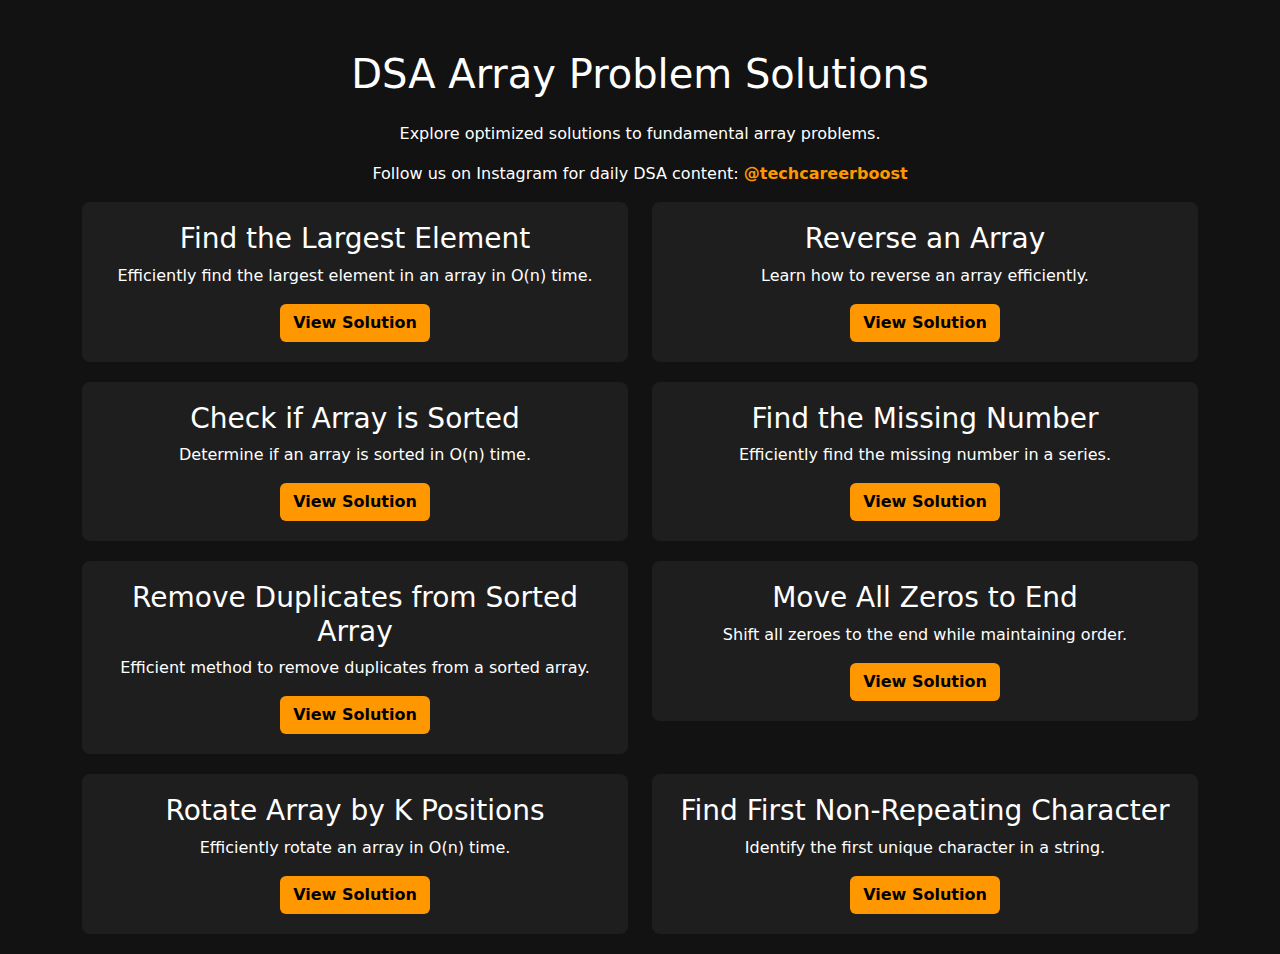
<file: index.html>
<!DOCTYPE html>
<html lang="en">
<head>
    <meta charset="UTF-8">
    <meta name="viewport" content="width=device-width, initial-scale=1.0">
    <title>DSA Array Solutions</title>
    <link href="https://cdn.jsdelivr.net/npm/bootstrap@5.3.0/dist/css/bootstrap.min.css" rel="stylesheet">
    <style>
        body { background-color: #121212; color: white; text-align: center; }
        .container { margin-top: 50px; }
        .solution-card { background-color: #1e1e1e; padding: 20px; border-radius: 8px; margin-bottom: 20px; }
        .btn-custom { background-color: #ff9800; color: black; font-weight: bold; }
        .btn-custom:hover { background-color: #e68900; }
        .insta-link { color: #ff9800; font-weight: bold; text-decoration: none; }
    </style>
</head>
<body>
    <div class="container">
        <h1 class="mb-4">DSA Array Problem Solutions</h1>
        <p>Explore optimized solutions to fundamental array problems.</p>
        <p>Follow us on Instagram for daily DSA content: 
            <a href="https://www.instagram.com/techcareerboost/" class="insta-link" target="_blank">@techcareerboost</a>
        </p>
        
        <div class="row">
            <div class="col-md-6">
                <div class="solution-card">
                    <h3>Find the Largest Element</h3>
                    <p>Efficiently find the largest element in an array in O(n) time.</p>
                    <a href="problems/largest-element.html" class="btn btn-custom">View Solution</a>
                </div>
            </div>
            <div class="col-md-6">
                <div class="solution-card">
                    <h3>Reverse an Array</h3>
                    <p>Learn how to reverse an array efficiently.</p>
                    <a href="problems/reverse-array.html" class="btn btn-custom">View Solution</a>
                </div>
            </div>
            <div class="col-md-6">
                <div class="solution-card">
                    <h3>Check if Array is Sorted</h3>
                    <p>Determine if an array is sorted in O(n) time.</p>
                    <a href="problems/check-sorted.html" class="btn btn-custom">View Solution</a>
                </div>
            </div>
            <div class="col-md-6">
                <div class="solution-card">
                    <h3>Find the Missing Number</h3>
                    <p>Efficiently find the missing number in a series.</p>
                    <a href="problems/missing-number.html" class="btn btn-custom">View Solution</a>
                </div>
            </div>
            <div class="col-md-6">
                <div class="solution-card">
                    <h3>Remove Duplicates from Sorted Array</h3>
                    <p>Efficient method to remove duplicates from a sorted array.</p>
                    <a href="problems/remove-duplicates.html" class="btn btn-custom">View Solution</a>
                </div>
            </div>
            <div class="col-md-6">
                <div class="solution-card">
                    <h3>Move All Zeros to End</h3>
                    <p>Shift all zeroes to the end while maintaining order.</p>
                    <a href="problems/move-zeros.html" class="btn btn-custom">View Solution</a>
                </div>
            </div>
            <div class="col-md-6">
                <div class="solution-card">
                    <h3>Rotate Array by K Positions</h3>
                    <p>Efficiently rotate an array in O(n) time.</p>
                    <a href="problems/rotate-array.html" class="btn btn-custom">View Solution</a>
                </div>
            </div>
            <div class="col-md-6">
                <div class="solution-card">
                    <h3>Find First Non-Repeating Character</h3>
                    <p>Identify the first unique character in a string.</p>
                    <a href="problems/first-non-repeating.html" class="btn btn-custom">View Solution</a>
                </div>
            </div>
        </div>
    </div>
</body>
</html>
</file>
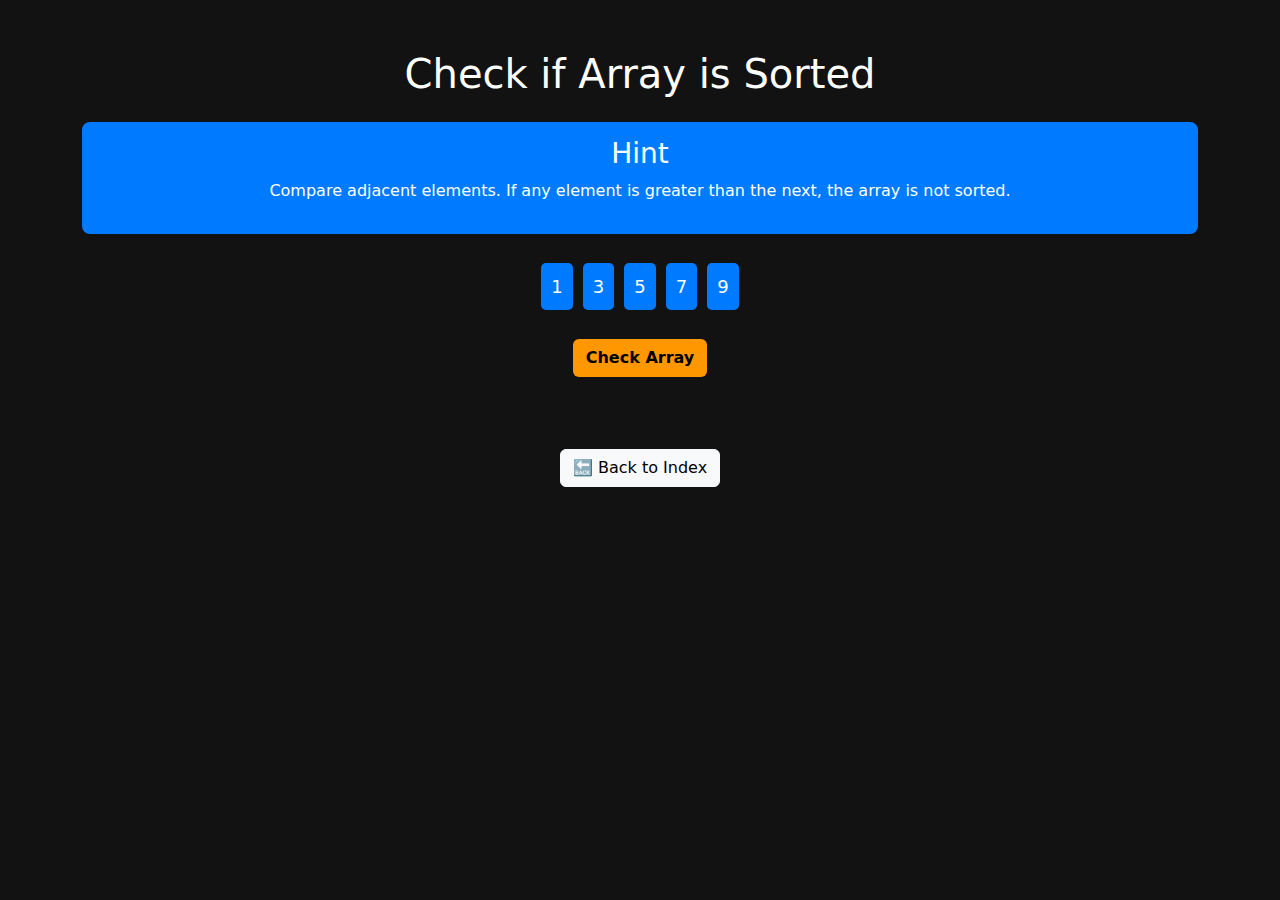
<file: problems/check-sorted.html>
<!DOCTYPE html>
<html lang="en">
<head>
    <meta charset="UTF-8">
    <meta name="viewport" content="width=device-width, initial-scale=1.0">
    <title>Check if Array is Sorted - Solution</title>
    <link href="https://cdn.jsdelivr.net/npm/bootstrap@5.3.0/dist/css/bootstrap.min.css" rel="stylesheet">
    <style>
        body { background-color: #121212; color: white; text-align: center; }
        .container { margin-top: 50px; }
        .solution-card { background-color: #1e1e1e; padding: 20px; border-radius: 8px; margin-bottom: 20px; }
        .btn-custom { background-color: #ff9800; color: black; font-weight: bold; }
        .btn-custom:hover { background-color: #e68900; }
        .hint { background-color: #007bff; padding: 15px; border-radius: 8px; }
        .code-window { background-color: #1e1e1e; padding: 20px; border-radius: 8px; text-align: left; }
        .code-tabs { display: flex; justify-content: center; margin-bottom: 10px; }
        .code-tabs button { background-color: #333; color: white; border: none; padding: 10px; cursor: pointer; }
        .code-tabs button.active { background-color: #ff9800; }
        pre { white-space: pre-wrap; word-wrap: break-word; }
        .array-box { display: inline-block; padding: 10px; margin: 5px; background-color: #007bff; color: white; border-radius: 5px; font-size: 18px; }
        .sorted { background-color: #28a745 !important; }
        .unsorted { background-color: #dc3545 !important; }
    </style>
</head>
<body>
    <div class="container">
        <h1 class="mb-4">Check if Array is Sorted</h1>
        
        <div class="hint mb-4">
            <h3>Hint</h3>
            <p>Compare adjacent elements. If any element is greater than the next, the array is not sorted.</p>
        </div>
        
        <div id="arrayDisplay" class="mb-4"></div>
        
        <button class="btn btn-custom mb-4" onclick="checkSorted()">Check Array</button>
        
        <div id="result" class="mb-4"></div>
        
        <div id="solution" style="display: none;">
            <h2 class="mt-4">Code Solution</h2>
            <div class="code-tabs">
                <button class="active" onclick="showCode('java')">Java</button>
                <button onclick="showCode('js')">JavaScript</button>
            </div>
            <div class="code-window">
                <pre id="codeDisplay" class="text-white"></pre>
            </div>
        </div>
        
        <a href="../index.html" class="btn btn-light mt-4">🔙 Back to Index</a>
    </div>

    <script>
        const codeDisplay = document.getElementById('codeDisplay');
        const codeTabs = document.querySelectorAll('.code-tabs button');
        const solutionDiv = document.getElementById('solution');
        const resultDiv = document.getElementById('result');
        const arrayDisplay = document.getElementById('arrayDisplay');

        const codeSolutions = {
            java: `public static boolean isSorted(int[] arr) {
    for (int i = 0; i < arr.length - 1; i++) {
        if (arr[i] > arr[i + 1]) {
            return false;
        }
    }
    return true;
}`,
            js: `function isSorted(arr) {
    for (let i = 0; i < arr.length - 1; i++) {
        if (arr[i] > arr[i + 1]) {
            return false;
        }
    }
    return true;
}`
        };

        const sampleArray = [1, 3, 5, 7, 9];
        const unsortedArray = [1, 3, 7, 5, 9];
        let currentArray = sampleArray;

        function displayArray(arr, isSorted = null) {
            arrayDisplay.innerHTML = '';
            arr.forEach(num => {
                const div = document.createElement("div");
                div.className = `array-box ${isSorted === true ? 'sorted' : isSorted === false ? 'unsorted' : ''}`;
                div.innerText = num;
                arrayDisplay.appendChild(div);
            });
        }

        function checkSorted() {
            const isSorted = currentArray.every((num, i, arr) => i === 0 || arr[i - 1] <= num);
            resultDiv.innerHTML = isSorted ? '<h3 style="color: #28a745;">✔ The array is sorted!</h3>' : '<h3 style="color: #dc3545;">❌ The array is not sorted!</h3>';
            displayArray(currentArray, isSorted);
            solutionDiv.style.display = 'block';
            showCode('java');
        }

        function showCode(lang) {
            codeDisplay.innerText = codeSolutions[lang];
            codeTabs.forEach(btn => btn.classList.remove("active"));
            event.target.classList.add("active");
        }

        displayArray(currentArray);
    </script>
</body>
</html>
</file>
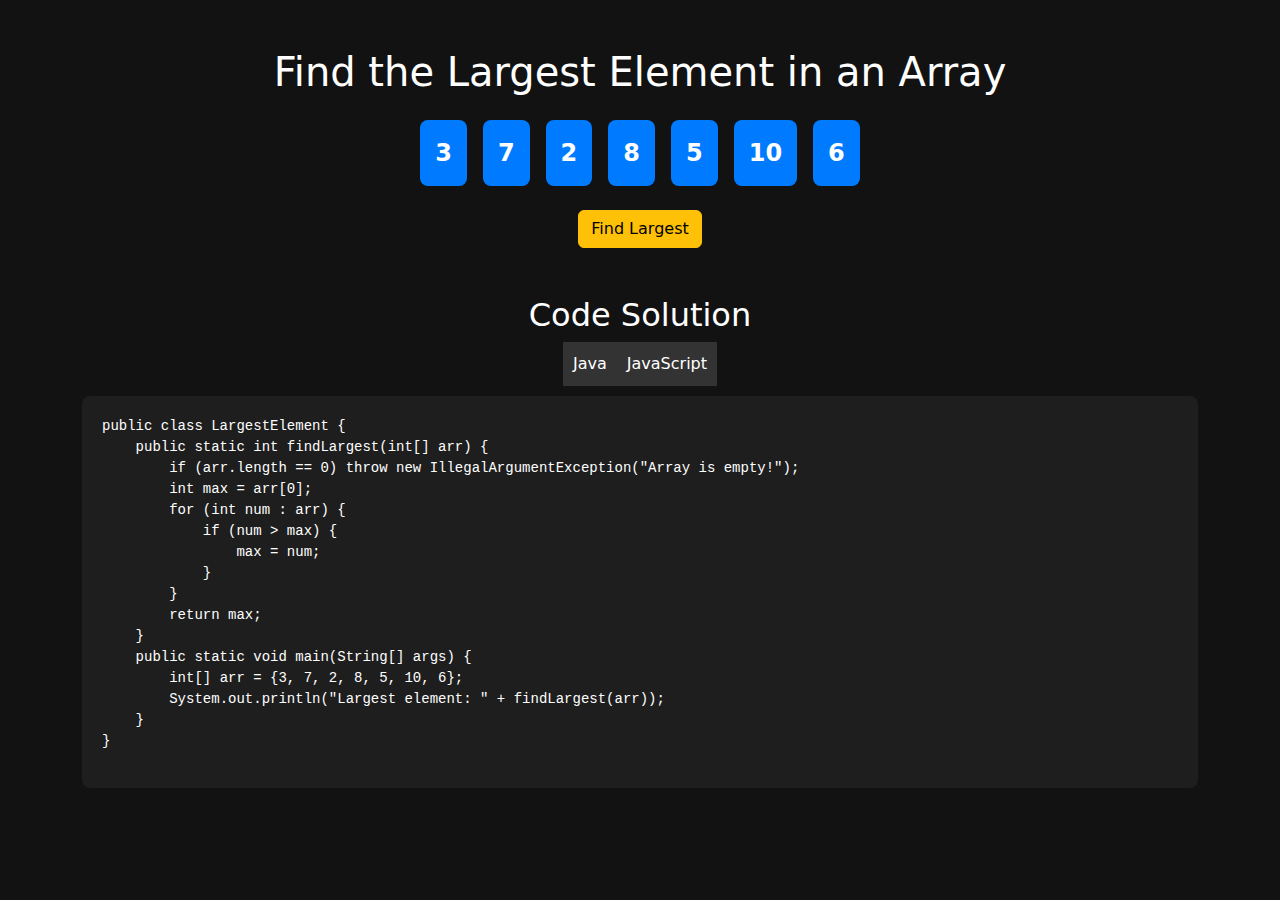
<file: problems/largest-element.html>
<!DOCTYPE html>
<html lang="en">
<head>
    <meta charset="UTF-8">
    <meta name="viewport" content="width=device-width, initial-scale=1.0">
    <title>Find Largest Element</title>
    <link href="https://cdn.jsdelivr.net/npm/bootstrap@5.3.0/dist/css/bootstrap.min.css" rel="stylesheet">
    <style>
        body { background-color: #121212; color: white; text-align: center; }
        .box { font-size: 24px; font-weight: bold; padding: 15px; border-radius: 8px; }
        .largest { background-color: #ff9800; color: black; }
        .normal { background-color: #007bff; }
        .code-window { background-color: #1e1e1e; padding: 20px; border-radius: 8px; text-align: left; }
        .code-tabs { display: flex; justify-content: center; margin-bottom: 10px; }
        .code-tabs button { background-color: #333; color: white; border: none; padding: 10px; cursor: pointer; }
        .code-tabs button.active { background-color: #ff9800; }
        pre { white-space: pre-wrap; word-wrap: break-word; }
    </style>
</head>
<body>
    <div class="container mt-5">
        <h1 class="mb-4">Find the Largest Element in an Array</h1>
        <div id="arrayDisplay" class="d-flex justify-content-center gap-3"></div>
        <button class="btn btn-warning mt-4" onclick="findLargestVisual()">Find Largest</button>
        
        <h2 class="mt-5">Code Solution</h2>
        <div class="code-tabs">
            <button class="active" onclick="showCode('java')">Java</button>
            <button onclick="showCode('js')">JavaScript</button>
        </div>
        <div class="code-window">
            <pre id="codeDisplay" class="text-white"></pre>
        </div>
    </div>

    <script>
        const arr = [3, 7, 2, 8, 5, 10, 6];
        const container = document.getElementById('arrayDisplay');
        const codeDisplay = document.getElementById('codeDisplay');
        const codeTabs = document.querySelectorAll('.code-tabs button');

        const codeSolutions = {
            java: `public class LargestElement {
    public static int findLargest(int[] arr) {
        if (arr.length == 0) throw new IllegalArgumentException("Array is empty!");
        int max = arr[0];
        for (int num : arr) {
            if (num > max) {
                max = num;
            }
        }
        return max;
    }
    public static void main(String[] args) {
        int[] arr = {3, 7, 2, 8, 5, 10, 6};
        System.out.println("Largest element: " + findLargest(arr));
    }
}`,
            js: `function findLargest(arr) {
    if (arr.length === 0) throw new Error("Array is empty!");
    let max = arr[0];
    for (let num of arr) {
        if (num > max) {
            max = num;
        }
    }
    return max;
}

const arr = [3, 7, 2, 8, 5, 10, 6];
console.log("Largest element:", findLargest(arr));`
        };

        function displayArray(highlightIndex = -1) {
            container.innerHTML = "";
            arr.forEach((num, index) => {
                const div = document.createElement("div");
                div.className = `box ${index === highlightIndex ? 'largest' : 'normal'}`;
                div.innerText = num;
                container.appendChild(div);
            });
        }

        function findLargestVisual() {
            let maxIndex = 0;
            for (let i = 1; i < arr.length; i++) {
                if (arr[i] > arr[maxIndex]) {
                    maxIndex = i;
                }
            }
            displayArray(maxIndex);
        }

        function showCode(lang) {
            codeDisplay.innerText = codeSolutions[lang];
            codeTabs.forEach(btn => btn.classList.remove("active"));
            event.target.classList.add("active");
        }

        displayArray();
        showCode('java');
    </script>
</body>
</html>
</file>
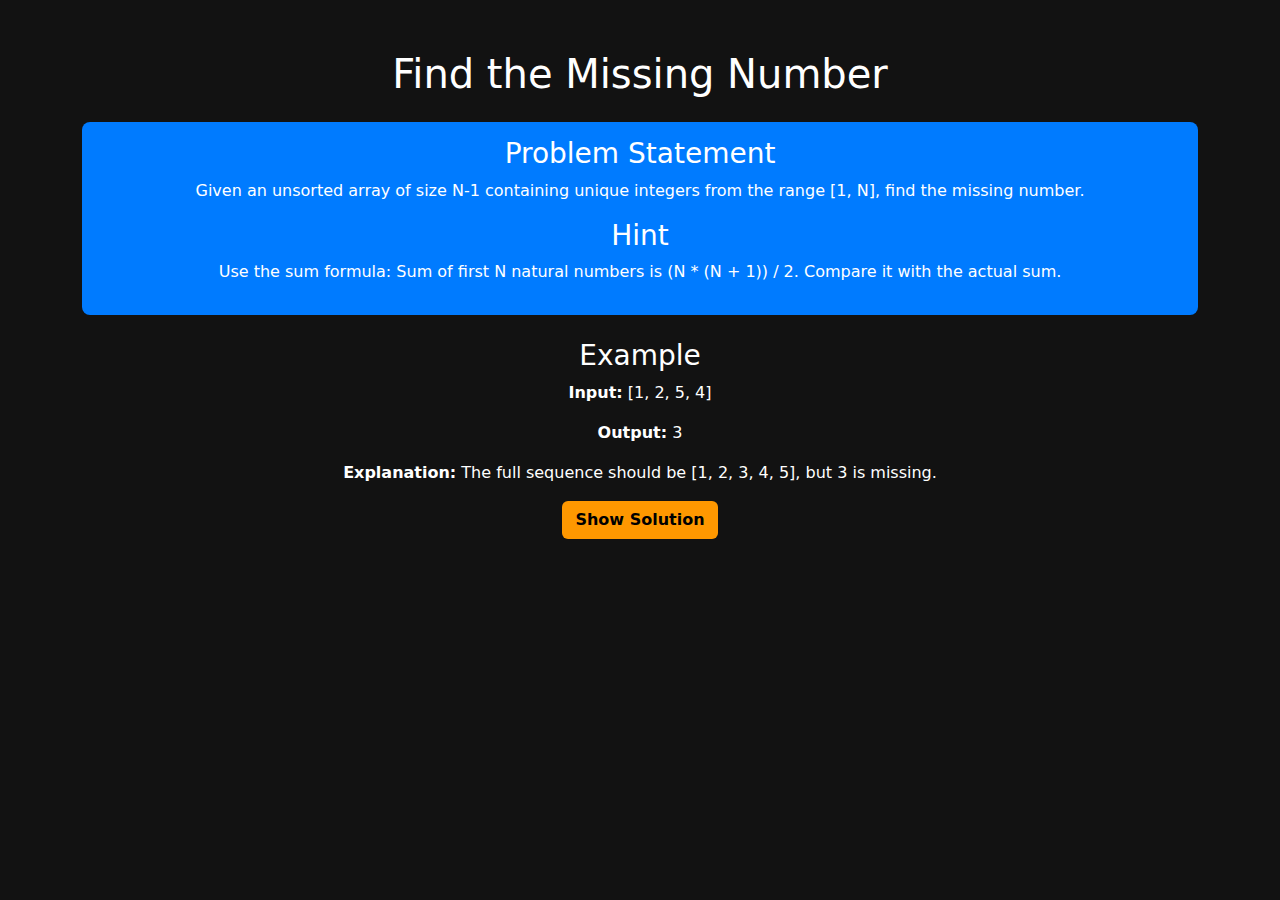
<file: problems/missing-number.html>
<!DOCTYPE html>
<html lang="en">
<head>
    <meta charset="UTF-8">
    <meta name="viewport" content="width=device-width, initial-scale=1.0">
    <title>Find the Missing Number - Solution</title>
    <link href="https://cdn.jsdelivr.net/npm/bootstrap@5.3.0/dist/css/bootstrap.min.css" rel="stylesheet">
    <style>
        body { background-color: #121212; color: white; text-align: center; }
        .container { margin-top: 50px; }
        .solution-card { background-color: #1e1e1e; padding: 20px; border-radius: 8px; margin-bottom: 20px; }
        .btn-custom { background-color: #ff9800; color: black; font-weight: bold; }
        .btn-custom:hover { background-color: #e68900; }
        .hint { background-color: #007bff; padding: 15px; border-radius: 8px; }
        .code-window { background-color: #1e1e1e; padding: 20px; border-radius: 8px; text-align: left; }
        .code-tabs { display: flex; justify-content: center; margin-bottom: 10px; }
        .code-tabs button { background-color: #333; color: white; border: none; padding: 10px; cursor: pointer; }
        .code-tabs button.active { background-color: #ff9800; }
        pre { white-space: pre-wrap; word-wrap: break-word; }
    </style>
</head>
<body>
    <div class="container">
        <h1 class="mb-4">Find the Missing Number</h1>
        
        <div class="hint mb-4">
            <h3>Problem Statement</h3>
            <p>Given an unsorted array of size N-1 containing unique integers from the range [1, N], find the missing number.</p>
            <h3>Hint</h3>
            <p>Use the sum formula: Sum of first N natural numbers is (N * (N + 1)) / 2. Compare it with the actual sum.</p>
        </div>
        
        <h3>Example</h3>
        <p><strong>Input:</strong> [1, 2, 5, 4]</p>
        <p><strong>Output:</strong> 3</p>
        <p><strong>Explanation:</strong> The full sequence should be [1, 2, 3, 4, 5], but 3 is missing.</p>
        
        <button class="btn btn-custom mb-4" onclick="showSolution()">Show Solution</button>
        
        <div id="solution" style="display: none;">
            <h2 class="mt-4">Code Solution</h2>
            <div class="code-tabs">
                <button class="active" onclick="showCode('java')">Java</button>
                <button onclick="showCode('js')">JavaScript</button>
            </div>
            <div class="code-window">
                <pre id="codeDisplay" class="text-white"></pre>
            </div>
        </div>
        
    </div>

    <script>
        const codeDisplay = document.getElementById('codeDisplay');
        const codeTabs = document.querySelectorAll('.code-tabs button');
        const solutionDiv = document.getElementById('solution');

        const codeSolutions = {
            java: `public static int missingNum(int[] arr) {
    int n = arr.length + 1;
    int expectedSum = (n * (n + 1)) / 2;
    int actualSum = 0;
    
    for (int num : arr) {
        actualSum += num;
    }
    
    return expectedSum - actualSum;
}`,
            js: `function missingNum(arr) {
    let n = arr.length + 1;
    let expectedSum = (n * (n + 1)) / 2;
    let actualSum = arr.reduce((sum, num) => sum + num, 0);
    return expectedSum - actualSum;
}`
        };

        function showSolution() {
            solutionDiv.style.display = 'block';
            showCode('java');
        }

        function showCode(lang) {
            codeDisplay.innerText = codeSolutions[lang];
            codeTabs.forEach(btn => btn.classList.remove("active"));
            event.target.classList.add("active");
        }
    </script>
</body>
</html>
</file>
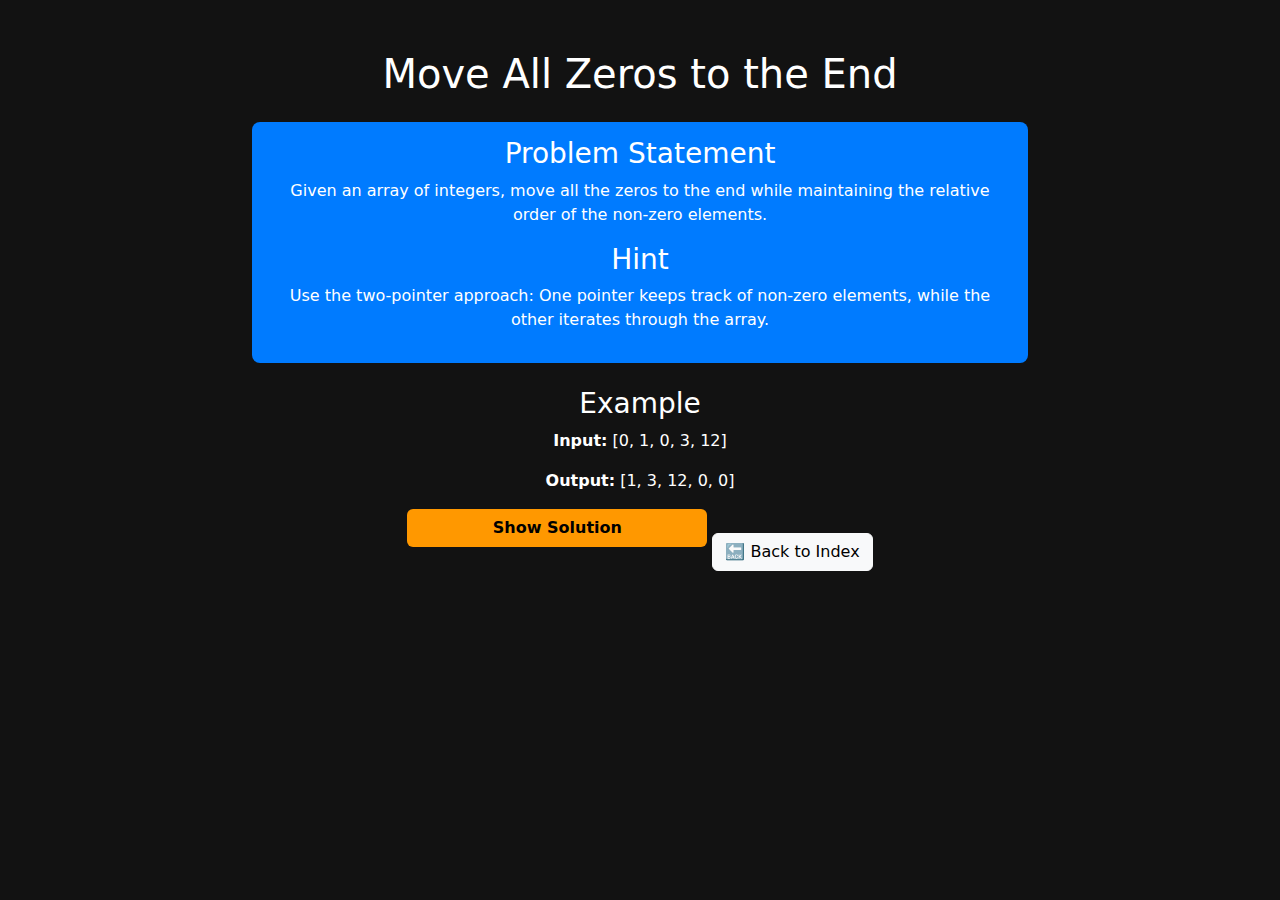
<file: problems/move-zeros.html>
<!DOCTYPE html>
<html lang="en">
<head>
    <meta charset="UTF-8">
    <meta name="viewport" content="width=device-width, initial-scale=1.0">
    <title>Move All Zeros to the End - Solution</title>
    <link href="https://cdn.jsdelivr.net/npm/bootstrap@5.3.0/dist/css/bootstrap.min.css" rel="stylesheet">
    <style>
        body { background-color: #121212; color: white; text-align: center; }
        .container { margin-top: 50px; max-width: 800px; }
        .solution-card { background-color: #1e1e1e; padding: 20px; border-radius: 8px; margin-bottom: 20px; }
        .btn-custom { background-color: #ff9800; color: black; font-weight: bold; width: 100%; max-width: 300px; }
        .btn-custom:hover { background-color: #e68900; }
        .hint { background-color: #007bff; padding: 15px; border-radius: 8px; }
        .code-window { background-color: #1e1e1e; padding: 20px; border-radius: 8px; text-align: left; overflow-x: auto; }
        .code-tabs { display: flex; justify-content: center; flex-wrap: wrap; margin-bottom: 10px; }
        .code-tabs button { background-color: #333; color: white; border: none; padding: 10px; cursor: pointer; flex: 1; min-width: 100px; }
        .code-tabs button.active { background-color: #ff9800; }
        pre { white-space: pre-wrap; word-wrap: break-word; }
    </style>
</head>
<body>
    <div class="container">
        <h1 class="mb-4">Move All Zeros to the End</h1>
        
        <div class="hint mb-4">
            <h3>Problem Statement</h3>
            <p>Given an array of integers, move all the zeros to the end while maintaining the relative order of the non-zero elements.</p>
            <h3>Hint</h3>
            <p>Use the two-pointer approach: One pointer keeps track of non-zero elements, while the other iterates through the array.</p>
        </div>
        
        <h3>Example</h3>
        <p><strong>Input:</strong> [0, 1, 0, 3, 12]</p>
        <p><strong>Output:</strong> [1, 3, 12, 0, 0]</p>
        
        <button class="btn btn-custom mb-4" onclick="showSolution()">Show Solution</button>
        
        <div id="solution" style="display: none;">
            <h2 class="mt-4">Code Solution</h2>
            <div class="code-tabs">
                <button class="active" onclick="showCode('java')">Java</button>
                <button onclick="showCode('js')">JavaScript</button>
            </div>
            <div class="code-window">
                <pre id="codeDisplay" class="text-white"></pre>
            </div>
        </div>
        
        <a href="../index.html" class="btn btn-light mt-4">🔙 Back to Index</a>
    </div>

    <script>
        const codeDisplay = document.getElementById('codeDisplay');
        const codeTabs = document.querySelectorAll('.code-tabs button');
        const solutionDiv = document.getElementById('solution');

        const codeSolutions = {
            java: `public static void moveZeros(int[] arr) {
    int j = 0; // Position to place non-zero elements
    for (int i = 0; i < arr.length; i++) {
        if (arr[i] != 0) {
            int temp = arr[i];
            arr[i] = arr[j];
            arr[j] = temp;
            j++;
        }
    }
}`,
            js: `function moveZeros(arr) {
    let j = 0;
    for (let i = 0; i < arr.length; i++) {
        if (arr[i] !== 0) {
            [arr[i], arr[j]] = [arr[j], arr[i]]; // Swap using destructuring
            j++;
        }
    }
}`
        };

        function showSolution() {
            solutionDiv.style.display = 'block';
            showCode('java');
        }

        function showCode(lang) {
            codeDisplay.innerText = codeSolutions[lang];
            codeTabs.forEach(btn => btn.classList.remove("active"));
            event.target.classList.add("active");
        }
    </script>
</body>
</html>
</file>
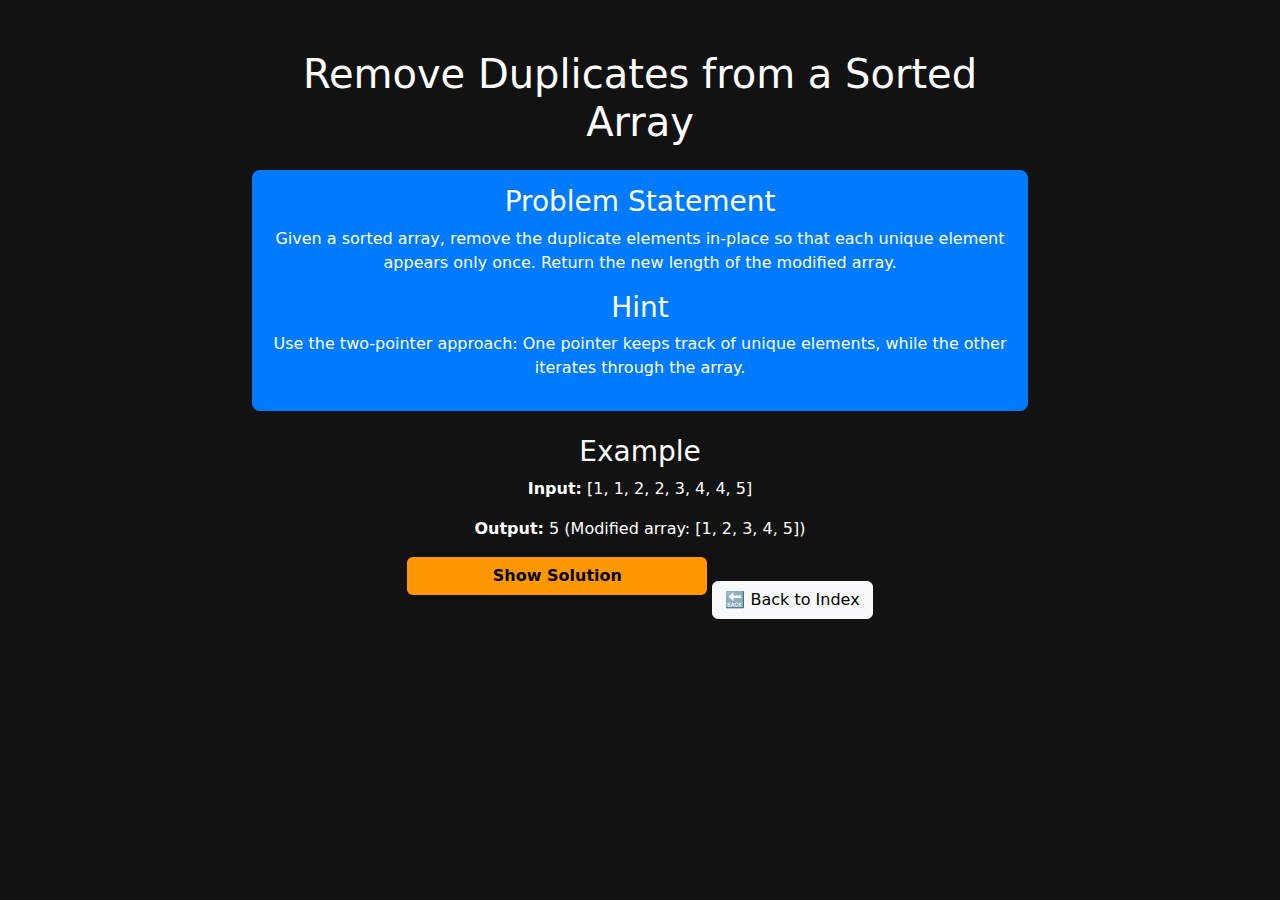
<file: problems/remove-duplicates.html>
<!DOCTYPE html>
<html lang="en">
<head>
    <meta charset="UTF-8">
    <meta name="viewport" content="width=device-width, initial-scale=1.0">
    <title>Remove Duplicates from a Sorted Array - Solution</title>
    <link href="https://cdn.jsdelivr.net/npm/bootstrap@5.3.0/dist/css/bootstrap.min.css" rel="stylesheet">
    <style>
        body { background-color: #121212; color: white; text-align: center; }
        .container { margin-top: 50px; max-width: 800px; }
        .solution-card { background-color: #1e1e1e; padding: 20px; border-radius: 8px; margin-bottom: 20px; }
        .btn-custom { background-color: #ff9800; color: black; font-weight: bold; width: 100%; max-width: 300px; }
        .btn-custom:hover { background-color: #e68900; }
        .hint { background-color: #007bff; padding: 15px; border-radius: 8px; }
        .code-window { background-color: #1e1e1e; padding: 20px; border-radius: 8px; text-align: left; overflow-x: auto; }
        .code-tabs { display: flex; justify-content: center; flex-wrap: wrap; margin-bottom: 10px; }
        .code-tabs button { background-color: #333; color: white; border: none; padding: 10px; cursor: pointer; flex: 1; min-width: 100px; }
        .code-tabs button.active { background-color: #ff9800; }
        pre { white-space: pre-wrap; word-wrap: break-word; }
    </style>
</head>
<body>
    <div class="container">
        <h1 class="mb-4">Remove Duplicates from a Sorted Array</h1>
        
        <div class="hint mb-4">
            <h3>Problem Statement</h3>
            <p>Given a sorted array, remove the duplicate elements in-place so that each unique element appears only once. Return the new length of the modified array.</p>
            <h3>Hint</h3>
            <p>Use the two-pointer approach: One pointer keeps track of unique elements, while the other iterates through the array.</p>
        </div>
        
        <h3>Example</h3>
        <p><strong>Input:</strong> [1, 1, 2, 2, 3, 4, 4, 5]</p>
        <p><strong>Output:</strong> 5 (Modified array: [1, 2, 3, 4, 5])</p>
        
        <button class="btn btn-custom mb-4" onclick="showSolution()">Show Solution</button>
        
        <div id="solution" style="display: none;">
            <h2 class="mt-4">Code Solution</h2>
            <div class="code-tabs">
                <button class="active" onclick="showCode('java')">Java</button>
                <button onclick="showCode('js')">JavaScript</button>
            </div>
            <div class="code-window">
                <pre id="codeDisplay" class="text-white"></pre>
            </div>
        </div>
        
        <a href="../index.html" class="btn btn-light mt-4">🔙 Back to Index</a>
    </div>

    <script>
        const codeDisplay = document.getElementById('codeDisplay');
        const codeTabs = document.querySelectorAll('.code-tabs button');
        const solutionDiv = document.getElementById('solution');

        const codeSolutions = {
            java: `public static int removeDuplicates(int[] arr) {
    if (arr.length == 0) return 0;
    
    int j = 0;
    for (int i = 1; i < arr.length; i++) {
        if (arr[i] != arr[j]) {
            j++;
            arr[j] = arr[i]; // Overwrite duplicate
        }
    }
    
    return j + 1; // New array length
}`,
            js: `function removeDuplicates(arr) {
    if (arr.length === 0) return 0;
    
    let j = 0;
    for (let i = 1; i < arr.length; i++) {
        if (arr[i] !== arr[j]) {
            j++;
            arr[j] = arr[i]; // Overwrite duplicate
        }
    }
    
    return j + 1; // New array length
}`
        };

        function showSolution() {
            solutionDiv.style.display = 'block';
            showCode('java');
        }

        function showCode(lang) {
            codeDisplay.innerText = codeSolutions[lang];
            codeTabs.forEach(btn => btn.classList.remove("active"));
            event.target.classList.add("active");
        }
    </script>
</body>
</html>
</file>
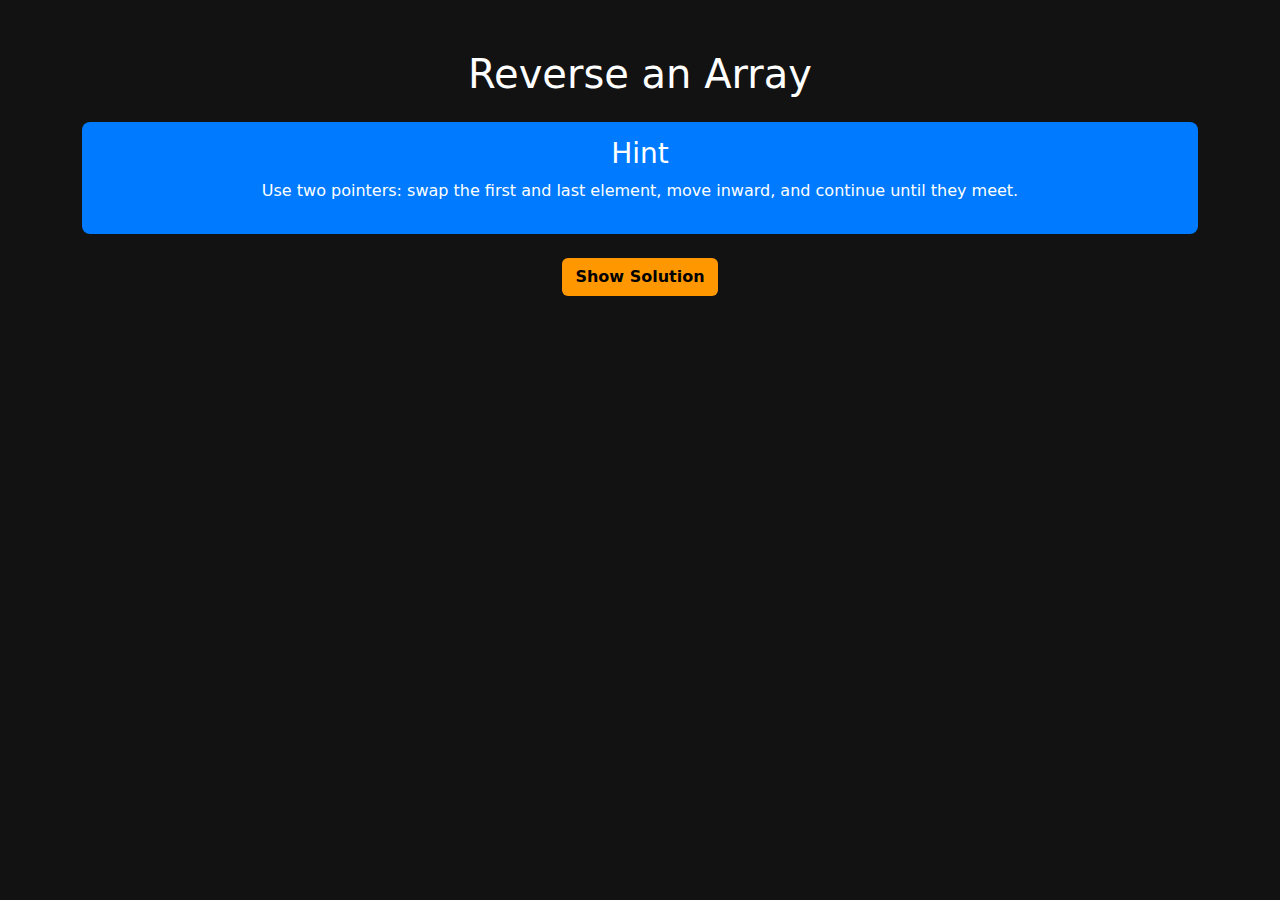
<file: problems/reverse-array.html>
<!DOCTYPE html>
<html lang="en">
<head>
    <meta charset="UTF-8">
    <meta name="viewport" content="width=device-width, initial-scale=1.0">
    <title>Reverse an Array - Solution</title>
    <link href="https://cdn.jsdelivr.net/npm/bootstrap@5.3.0/dist/css/bootstrap.min.css" rel="stylesheet">
    <style>
        body { background-color: #121212; color: white; text-align: center; }
        .container { margin-top: 50px; }
        .solution-card { background-color: #1e1e1e; padding: 20px; border-radius: 8px; margin-bottom: 20px; }
        .btn-custom { background-color: #ff9800; color: black; font-weight: bold; }
        .btn-custom:hover { background-color: #e68900; }
        .hint { background-color: #007bff; padding: 15px; border-radius: 8px; }
        .code-window { background-color: #1e1e1e; padding: 20px; border-radius: 8px; text-align: left; }
        .code-tabs { display: flex; justify-content: center; margin-bottom: 10px; }
        .code-tabs button { background-color: #333; color: white; border: none; padding: 10px; cursor: pointer; }
        .code-tabs button.active { background-color: #ff9800; }
        pre { white-space: pre-wrap; word-wrap: break-word; }
    </style>
</head>
<body>
    <div class="container">
        <h1 class="mb-4">Reverse an Array</h1>
        
        <div class="hint mb-4">
            <h3>Hint</h3>
            <p>Use two pointers: swap the first and last element, move inward, and continue until they meet.</p>
        </div>
        
        <button class="btn btn-custom mb-4" onclick="showSolution()">Show Solution</button>
        
        <div id="solution" style="display: none;">
            <h2 class="mt-4">Code Solution</h2>
            <div class="code-tabs">
                <button class="active" onclick="showCode('java')">Java</button>
                <button onclick="showCode('js')">JavaScript</button>
            </div>
            <div class="code-window">
                <pre id="codeDisplay" class="text-white"></pre>
            </div>
        </div>
        
    </div>

    <script>
        const codeDisplay = document.getElementById('codeDisplay');
        const codeTabs = document.querySelectorAll('.code-tabs button');
        const solutionDiv = document.getElementById('solution');

        const codeSolutions = {
            java: `public static int[] reverseArray(int[] arr) {
    int left = 0, right = arr.length - 1;
    while (left < right) {
        int temp = arr[left];
        arr[left] = arr[right];
        arr[right] = temp;
        left++;
        right--;
    }
        return arr;
}`,
            js: `function reverseArray(arr) {
    let left = 0, right = arr.length - 1;
    while (left < right) {
        [arr[left], arr[right]] = [arr[right], arr[left]]; // Swap using destructuring
        left++;
        right--;
    }
}`
        };

        function showSolution() {
            solutionDiv.style.display = 'block';
            showCode('java');
        }

        function showCode(lang) {
            codeDisplay.innerText = codeSolutions[lang];
            codeTabs.forEach(btn => btn.classList.remove("active"));
            event.target.classList.add("active");
        }
    </script>
</body>
</html>
</file>
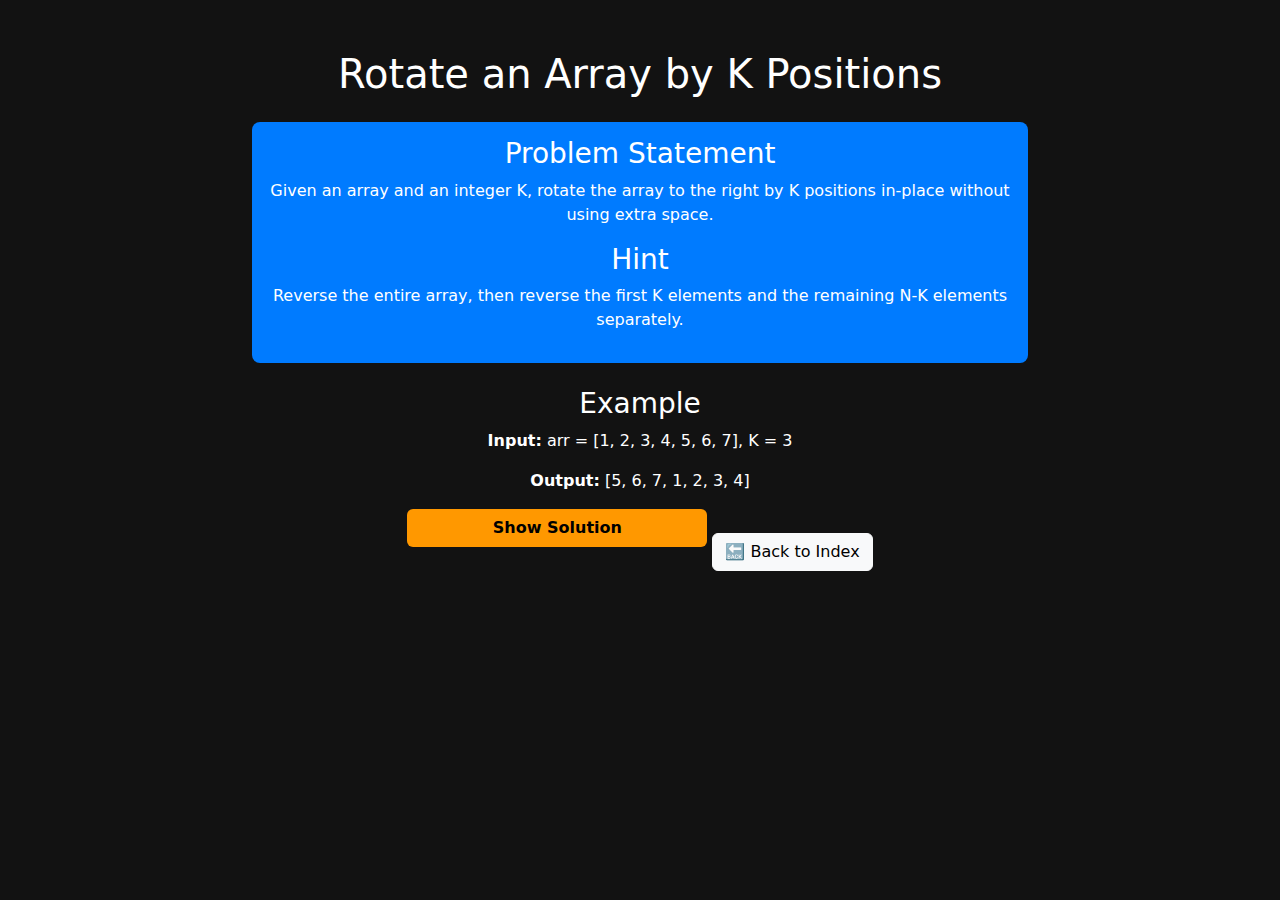
<file: problems/rotate-array.html>
<!DOCTYPE html>
<html lang="en">
<head>
    <meta charset="UTF-8">
    <meta name="viewport" content="width=device-width, initial-scale=1.0">
    <title>Rotate an Array by K Positions - Solution</title>
    <link href="https://cdn.jsdelivr.net/npm/bootstrap@5.3.0/dist/css/bootstrap.min.css" rel="stylesheet">
    <style>
        body { background-color: #121212; color: white; text-align: center; }
        .container { margin-top: 50px; max-width: 800px; }
        .solution-card { background-color: #1e1e1e; padding: 20px; border-radius: 8px; margin-bottom: 20px; }
        .btn-custom { background-color: #ff9800; color: black; font-weight: bold; width: 100%; max-width: 300px; }
        .btn-custom:hover { background-color: #e68900; }
        .hint { background-color: #007bff; padding: 15px; border-radius: 8px; }
        .code-window { background-color: #1e1e1e; padding: 20px; border-radius: 8px; text-align: left; overflow-x: auto; }
        .code-tabs { display: flex; justify-content: center; flex-wrap: wrap; margin-bottom: 10px; }
        .code-tabs button { background-color: #333; color: white; border: none; padding: 10px; cursor: pointer; flex: 1; min-width: 100px; }
        .code-tabs button.active { background-color: #ff9800; }
        pre { white-space: pre-wrap; word-wrap: break-word; }
    </style>
</head>
<body>
    <div class="container">
        <h1 class="mb-4">Rotate an Array by K Positions</h1>
        
        <div class="hint mb-4">
            <h3>Problem Statement</h3>
            <p>Given an array and an integer K, rotate the array to the right by K positions in-place without using extra space.</p>
            <h3>Hint</h3>
            <p>Reverse the entire array, then reverse the first K elements and the remaining N-K elements separately.</p>
        </div>
        
        <h3>Example</h3>
        <p><strong>Input:</strong> arr = [1, 2, 3, 4, 5, 6, 7], K = 3</p>
        <p><strong>Output:</strong> [5, 6, 7, 1, 2, 3, 4]</p>
        
        <button class="btn btn-custom mb-4" onclick="showSolution()">Show Solution</button>
        
        <div id="solution" style="display: none;">
            <h2 class="mt-4">Code Solution</h2>
            <div class="code-tabs">
                <button class="active" onclick="showCode('java')">Java</button>
                <button onclick="showCode('js')">JavaScript</button>
            </div>
            <div class="code-window">
                <pre id="codeDisplay" class="text-white"></pre>
            </div>
        </div>
        
        <a href="../index.html" class="btn btn-light mt-4">🔙 Back to Index</a>
    </div>

    <script>
        const codeDisplay = document.getElementById('codeDisplay');
        const codeTabs = document.querySelectorAll('.code-tabs button');
        const solutionDiv = document.getElementById('solution');

        const codeSolutions = {
            java: `public static void rotateArray(int[] arr, int k) {
    int n = arr.length;
    k = k % n; // Handle cases where k > n
    reverse(arr, 0, n - 1);
    reverse(arr, 0, k - 1);
    reverse(arr, k, n - 1);
}

private static void reverse(int[] arr, int start, int end) {
    while (start < end) {
        int temp = arr[start];
        arr[start] = arr[end];
        arr[end] = temp;
        start++;
        end--;
    }
}`,
            js: `function rotateArray(arr, k) {
    const n = arr.length;
    k = k % n; // Handle cases where k > n
    arr.reverse();
    reverse(arr, 0, k - 1);
    reverse(arr, k, n - 1);
}

function reverse(arr, start, end) {
    while (start < end) {
        [arr[start], arr[end]] = [arr[end], arr[start]];
        start++;
        end--;
    }
}`
        };

        function showSolution() {
            solutionDiv.style.display = 'block';
            showCode('java');
        }

        function showCode(lang) {
            codeDisplay.innerText = codeSolutions[lang];
            codeTabs.forEach(btn => btn.classList.remove("active"));
            event.target.classList.add("active");
        }
    </script>
</body>
</html>
</file>
